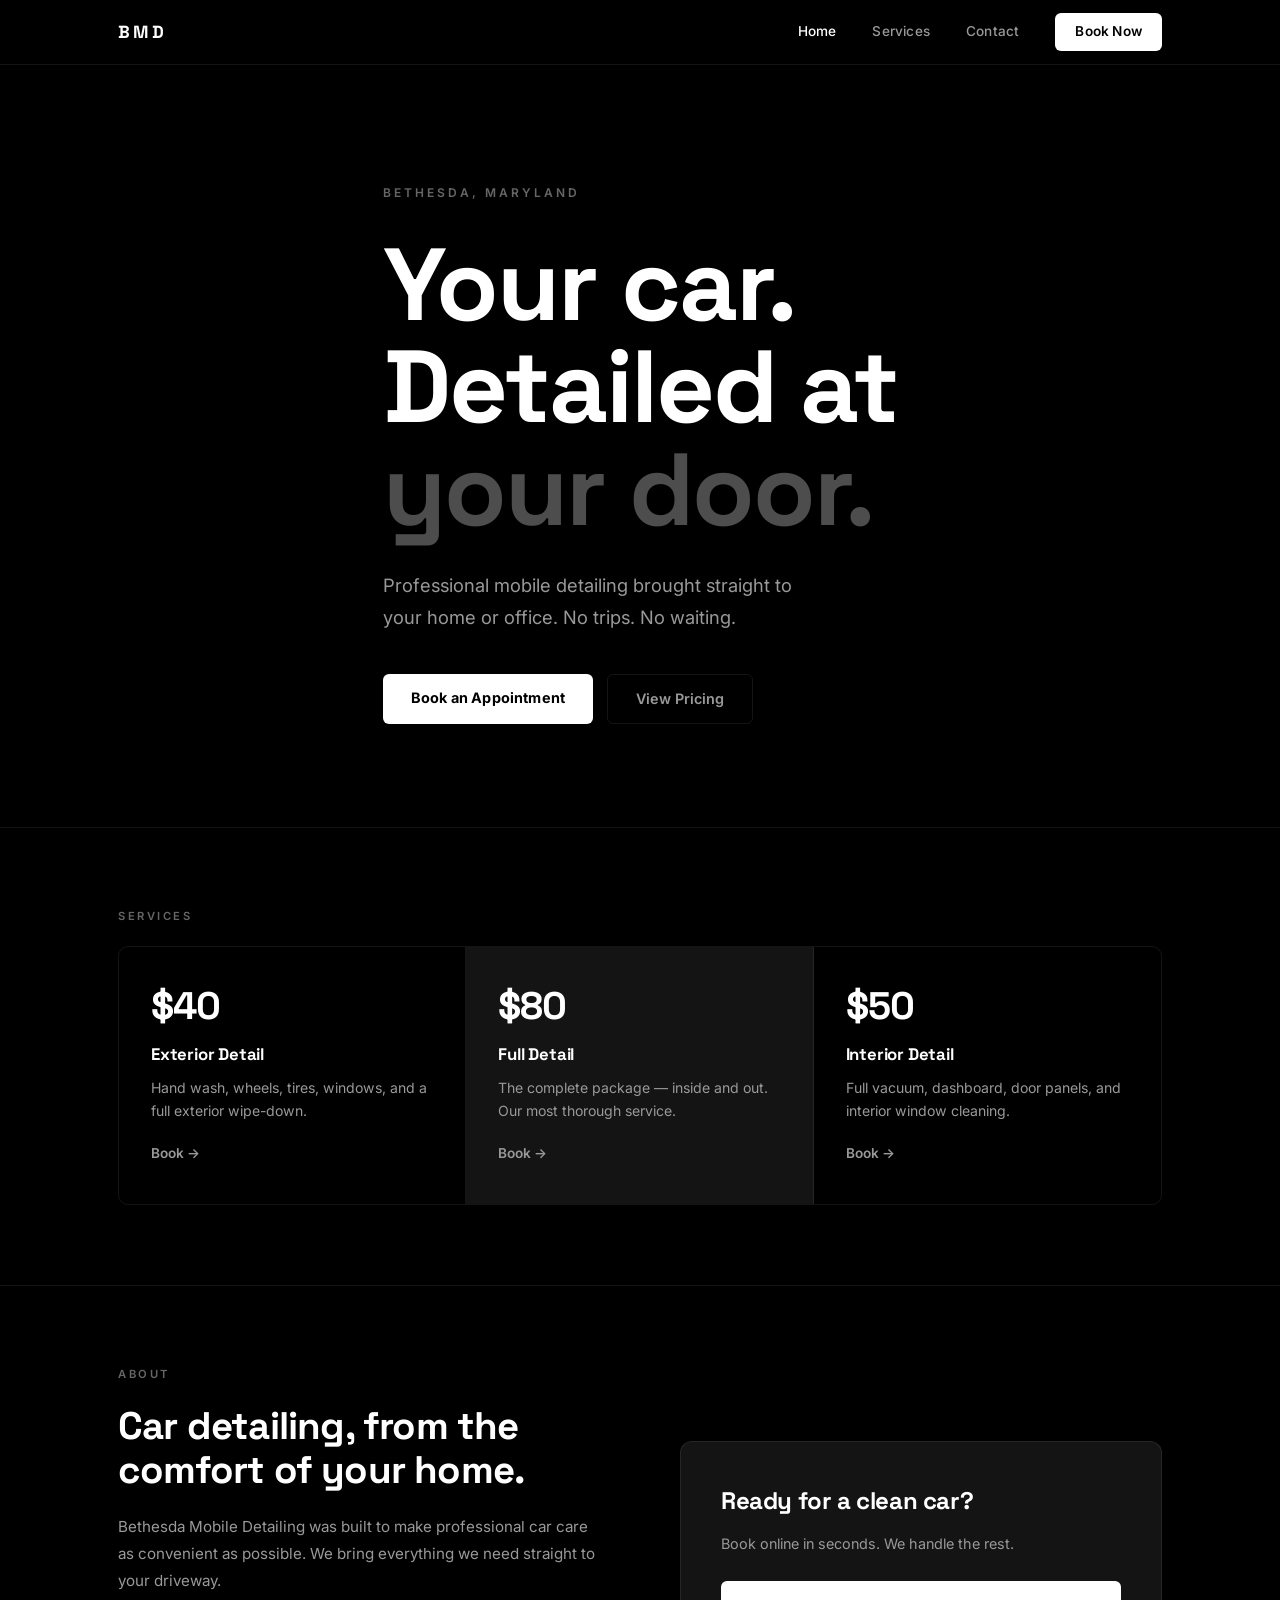
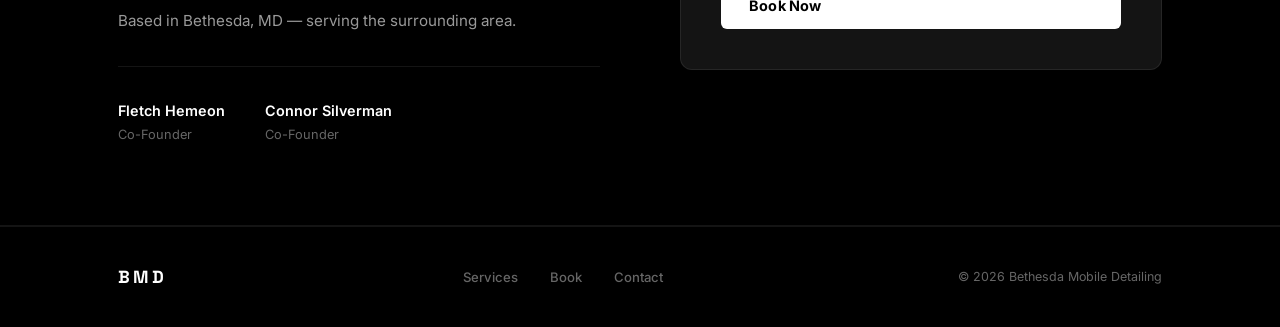
<file: index.html>
<!DOCTYPE html>
<html lang="en">
<head>
  <meta charset="UTF-8" />
  <meta name="viewport" content="width=device-width, initial-scale=1.0" />
  <title>Bethesda Mobile Detailing</title>
  <link rel="preconnect" href="https://fonts.googleapis.com" />
  <link href="https://fonts.googleapis.com/css2?family=Inter:wght@400;500;600;700&family=Space+Grotesk:wght@600;700&display=swap" rel="stylesheet" />
  <link rel="stylesheet" href="style.css" />
</head>
<body>

  <header class="nav">
    <div class="nav-inner">
      <a href="index.html" class="logo">BMD</a>
      <nav class="nav-links">
        <a href="index.html" class="active">Home</a>
        <a href="services.html">Services</a>
        <a href="contact.html">Contact</a>
        <a href="booking.html" class="nav-btn">Book Now</a>
      </nav>
      <button class="burger" id="burger"><span></span><span></span></button>
    </div>
    <div class="mobile-nav" id="mobile-nav">
      <a href="index.html">Home</a>
      <a href="services.html">Services</a>
      <a href="contact.html">Contact</a>
      <a href="booking.html">Book Now</a>
    </div>
  </header>

  <section class="hero">
    <div class="hero-inner">
      <p class="eyebrow">Bethesda, Maryland</p>
      <h1>Your car.<br/>Detailed at<br/><span class="dim">your door.</span></h1>
      <p class="hero-sub">Professional mobile detailing brought straight to your home or office. No trips. No waiting.</p>
      <div class="hero-btns">
        <a href="booking.html" class="btn-primary">Book an Appointment</a>
        <a href="services.html" class="btn-ghost">View Pricing</a>
      </div>
    </div>
  </section>

  <section class="snapshot">
    <div class="wrap">
      <span class="label">Services</span>
      <div class="snapshot-grid">
        <div class="snapshot-item">
          <span class="snap-price">$40</span>
          <h3>Exterior Detail</h3>
          <p>Hand wash, wheels, tires, windows, and a full exterior wipe-down.</p>
          <a href="booking.html?service=exterior">Book &rarr;</a>
        </div>
        <div class="snapshot-item snapshot-item--mid">
          <span class="snap-price">$80</span>
          <h3>Full Detail</h3>
          <p>The complete package &mdash; inside and out. Our most thorough service.</p>
          <a href="booking.html?service=full">Book &rarr;</a>
        </div>
        <div class="snapshot-item">
          <span class="snap-price">$50</span>
          <h3>Interior Detail</h3>
          <p>Full vacuum, dashboard, door panels, and interior window cleaning.</p>
          <a href="booking.html?service=interior">Book &rarr;</a>
        </div>
      </div>
    </div>
  </section>

  <section class="about">
    <div class="wrap about-grid">
      <div class="about-text">
        <span class="label">About</span>
        <h2>Car detailing, from the comfort of your home.</h2>
        <p>Bethesda Mobile Detailing was built to make professional car care as convenient as possible. We bring everything we need straight to your driveway.</p>
        <p>Based in Bethesda, MD &mdash; serving the surrounding area.</p>
        <div class="team">
          <div class="team-member"><strong>Fletch Hemeon</strong><span>Co-Founder</span></div>
          <div class="team-member"><strong>Connor Silverman</strong><span>Co-Founder</span></div>
        </div>
      </div>
      <div>
        <div class="cta-card">
          <h3>Ready for a clean car?</h3>
          <p>Book online in seconds. We handle the rest.</p>
          <a href="booking.html" class="btn-primary">Book Now</a>
        </div>
      </div>
    </div>
  </section>

  <footer class="footer">
    <div class="wrap footer-inner">
      <span class="logo">BMD</span>
      <div class="footer-links">
        <a href="services.html">Services</a>
        <a href="booking.html">Book</a>
        <a href="contact.html">Contact</a>
      </div>
      <span class="footer-copy">&copy; 2026 Bethesda Mobile Detailing</span>
    </div>
  </footer>

  <script src="nav.js"></script>
</body>
</html>
</file>
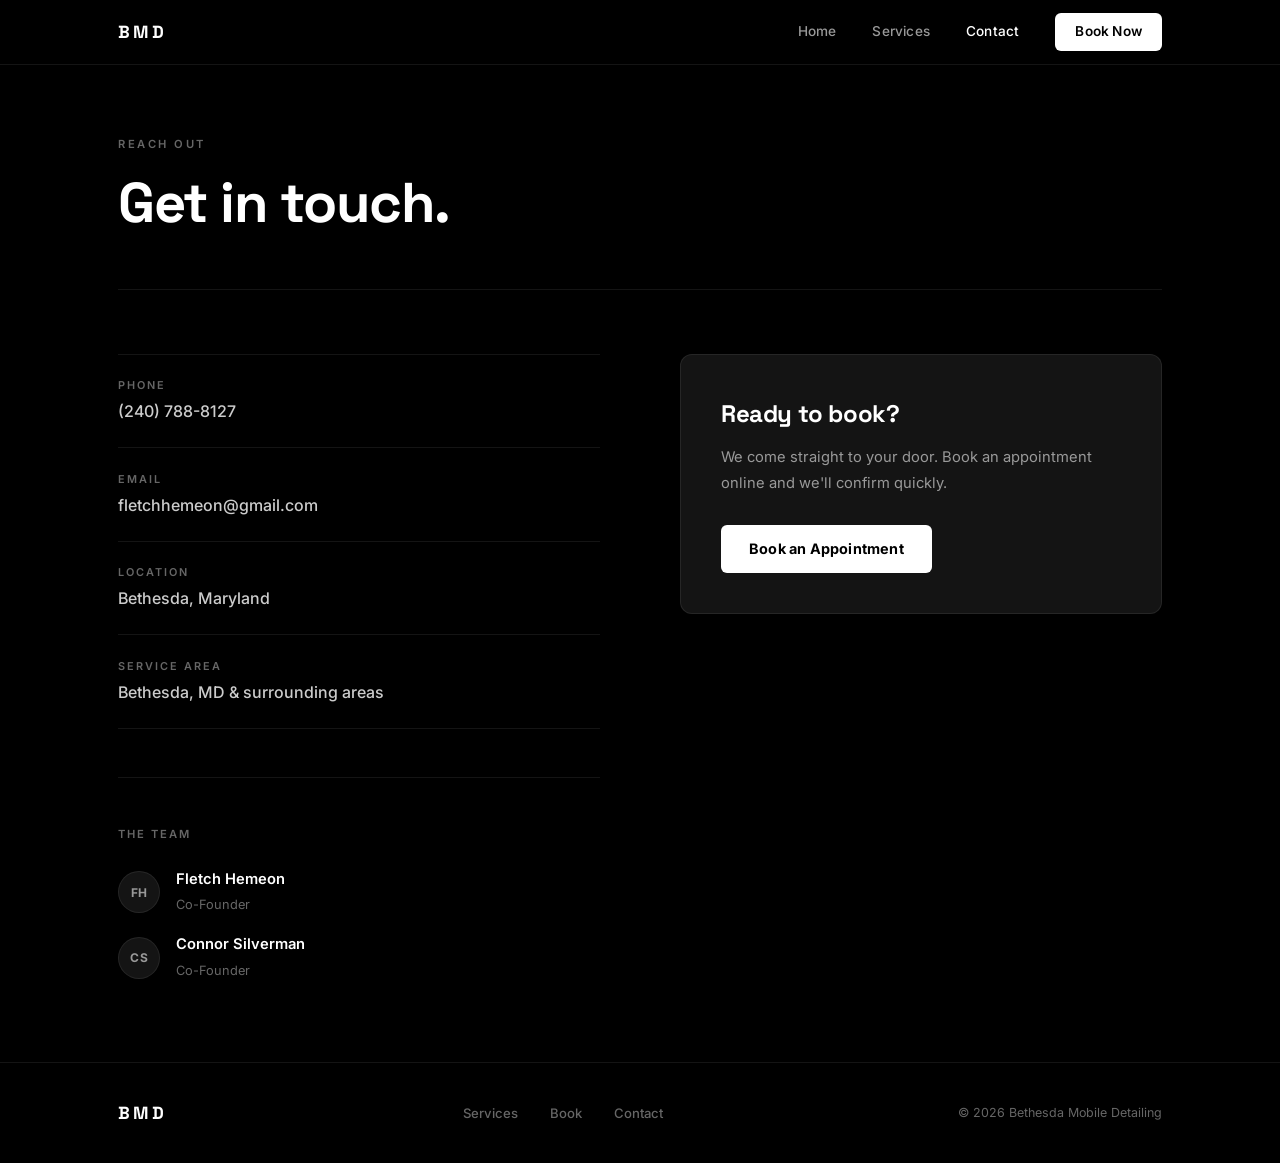
<file: contact.html>
<!DOCTYPE html>
<html lang="en">
<head>
  <meta charset="UTF-8" />
  <meta name="viewport" content="width=device-width, initial-scale=1.0" />
  <title>Contact &mdash; Bethesda Mobile Detailing</title>
  <link rel="preconnect" href="https://fonts.googleapis.com" />
  <link href="https://fonts.googleapis.com/css2?family=Inter:wght@400;500;600;700&family=Space+Grotesk:wght@600;700&display=swap" rel="stylesheet" />
  <link rel="stylesheet" href="style.css" />
</head>
<body>

  <header class="nav">
    <div class="nav-inner">
      <a href="index.html" class="logo">BMD</a>
      <nav class="nav-links">
        <a href="index.html">Home</a>
        <a href="services.html">Services</a>
        <a href="contact.html" class="active">Contact</a>
        <a href="booking.html" class="nav-btn">Book Now</a>
      </nav>
      <button class="burger" id="burger"><span></span><span></span></button>
    </div>
    <div class="mobile-nav" id="mobile-nav">
      <a href="index.html">Home</a>
      <a href="services.html">Services</a>
      <a href="contact.html">Contact</a>
      <a href="booking.html">Book Now</a>
    </div>
  </header>

  <div class="page">
    <div class="wrap">
      <div class="page-header">
        <span class="label">Reach out</span>
        <h1>Get in touch.</h1>
      </div>

      <div class="contact-layout">

        <div>
          <div class="contact-rows">
            <div class="contact-row">
              <span class="contact-lbl">Phone</span>
              <a href="tel:+12407888127" class="contact-val">(240) 788-8127</a>
            </div>
            <div class="contact-row">
              <span class="contact-lbl">Email</span>
              <a href="mailto:fletchhemeon@gmail.com" class="contact-val">fletchhemeon@gmail.com</a>
            </div>
            <div class="contact-row">
              <span class="contact-lbl">Location</span>
              <span class="contact-val">Bethesda, Maryland</span>
            </div>
            <div class="contact-row">
              <span class="contact-lbl">Service Area</span>
              <span class="contact-val">Bethesda, MD &amp; surrounding areas</span>
            </div>
          </div>

          <span class="contact-team-head">The Team</span>
          <div class="team-cards">
            <div class="team-card">
              <div class="initials">FH</div>
              <div><strong>Fletch Hemeon</strong><span>Co-Founder</span></div>
            </div>
            <div class="team-card">
              <div class="initials">CS</div>
              <div><strong>Connor Silverman</strong><span>Co-Founder</span></div>
            </div>
          </div>
        </div>

        <div>
          <div class="dark-card">
            <h3>Ready to book?</h3>
            <p>We come straight to your door. Book an appointment online and we'll confirm quickly.</p>
            <a href="booking.html" class="btn-primary">Book an Appointment</a>
          </div>
        </div>

      </div>
    </div>
  </div>

  <footer class="footer">
    <div class="wrap footer-inner">
      <span class="logo">BMD</span>
      <div class="footer-links">
        <a href="services.html">Services</a>
        <a href="booking.html">Book</a>
        <a href="contact.html">Contact</a>
      </div>
      <span class="footer-copy">&copy; 2026 Bethesda Mobile Detailing</span>
    </div>
  </footer>

  <script src="nav.js"></script>
</body>
</html>
</file>
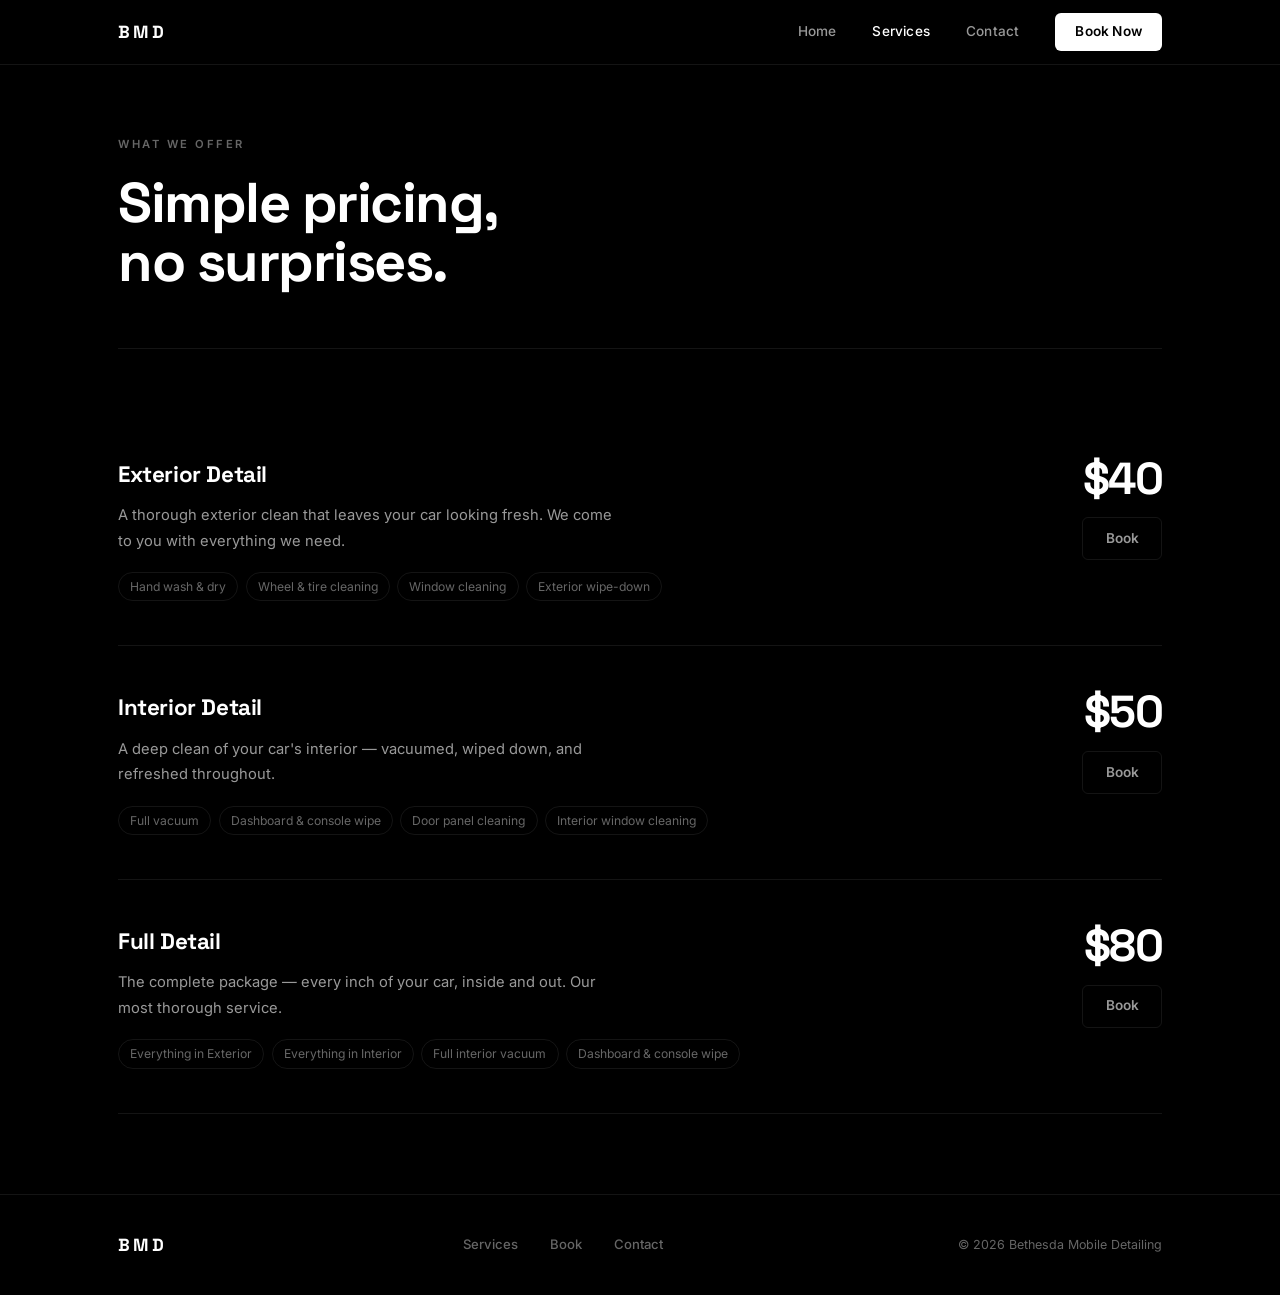
<file: services.html>
<!DOCTYPE html>
<html lang="en">
<head>
  <meta charset="UTF-8" />
  <meta name="viewport" content="width=device-width, initial-scale=1.0" />
  <title>Services &mdash; Bethesda Mobile Detailing</title>
  <link rel="preconnect" href="https://fonts.googleapis.com" />
  <link href="https://fonts.googleapis.com/css2?family=Inter:wght@400;500;600;700&family=Space+Grotesk:wght@600;700&display=swap" rel="stylesheet" />
  <link rel="stylesheet" href="style.css" />
</head>
<body>

  <header class="nav">
    <div class="nav-inner">
      <a href="index.html" class="logo">BMD</a>
      <nav class="nav-links">
        <a href="index.html">Home</a>
        <a href="services.html" class="active">Services</a>
        <a href="contact.html">Contact</a>
        <a href="booking.html" class="nav-btn">Book Now</a>
      </nav>
      <button class="burger" id="burger"><span></span><span></span></button>
    </div>
    <div class="mobile-nav" id="mobile-nav">
      <a href="index.html">Home</a>
      <a href="services.html">Services</a>
      <a href="contact.html">Contact</a>
      <a href="booking.html">Book Now</a>
    </div>
  </header>

  <div class="page">
    <div class="wrap">
      <div class="page-header">
        <span class="label">What we offer</span>
        <h1>Simple pricing,<br/>no surprises.</h1>
      </div>

      <div class="svc-list">

        <div class="svc-row">
          <div class="svc-info">
            <h2>Exterior Detail</h2>
            <p>A thorough exterior clean that leaves your car looking fresh. We come to you with everything we need.</p>
            <div class="tags">
              <span>Hand wash &amp; dry</span>
              <span>Wheel &amp; tire cleaning</span>
              <span>Window cleaning</span>
              <span>Exterior wipe-down</span>
            </div>
          </div>
          <div class="svc-right">
            <span class="svc-price">$40</span>
            <a href="booking.html?service=exterior" class="btn-outline">Book</a>
          </div>
        </div>

        <div class="svc-row">
          <div class="svc-info">
            <h2>Interior Detail</h2>
            <p>A deep clean of your car's interior &mdash; vacuumed, wiped down, and refreshed throughout.</p>
            <div class="tags">
              <span>Full vacuum</span>
              <span>Dashboard &amp; console wipe</span>
              <span>Door panel cleaning</span>
              <span>Interior window cleaning</span>
            </div>
          </div>
          <div class="svc-right">
            <span class="svc-price">$50</span>
            <a href="booking.html?service=interior" class="btn-outline">Book</a>
          </div>
        </div>

        <div class="svc-row">
          <div class="svc-info">
            <h2>Full Detail</h2>
            <p>The complete package &mdash; every inch of your car, inside and out. Our most thorough service.</p>
            <div class="tags">
              <span>Everything in Exterior</span>
              <span>Everything in Interior</span>
              <span>Full interior vacuum</span>
              <span>Dashboard &amp; console wipe</span>
            </div>
          </div>
          <div class="svc-right">
            <span class="svc-price">$80</span>
            <a href="booking.html?service=full" class="btn-outline">Book</a>
          </div>
        </div>

      </div>
    </div>
  </div>

  <footer class="footer">
    <div class="wrap footer-inner">
      <span class="logo">BMD</span>
      <div class="footer-links">
        <a href="services.html">Services</a>
        <a href="booking.html">Book</a>
        <a href="contact.html">Contact</a>
      </div>
      <span class="footer-copy">&copy; 2026 Bethesda Mobile Detailing</span>
    </div>
  </footer>

  <script src="nav.js"></script>
</body>
</html>
</file>
<file: style.css>
/* ── RESET ── */
*, *::before, *::after { box-sizing: border-box; margin: 0; padding: 0; }

:root {
  --black:  #000;
  --dark:   #0d0d0d;
  --dark2:  #141414;
  --dark3:  #1c1c1c;
  --line:   rgba(255,255,255,0.08);
  --muted:  #666;
  --mid:    #999;
  --white:  #fff;
  --blue:   #4a9eff;
  --nav-h:  64px;
  --max:    1100px;
  --r:      6px;
}

html { scroll-behavior: smooth; font-size: 16px; }

body {
  background: var(--black);
  color: var(--white);
  font-family: 'Inter', system-ui, sans-serif;
  font-weight: 400;
  line-height: 1.6;
  -webkit-font-smoothing: antialiased;
  overflow-x: hidden;
}

a { text-decoration: none; color: inherit; }
ul { list-style: none; }
img { max-width: 100%; }

/* ── UTILS ── */
.wrap {
  max-width: var(--max);
  margin: 0 auto;
  padding: 0 1.75rem;
}

.label {
  font-size: 0.7rem;
  font-weight: 600;
  letter-spacing: 2.5px;
  text-transform: uppercase;
  color: var(--muted);
  margin-bottom: 1.25rem;
  display: block;
}

/* ── NAV ── */
.nav {
  position: fixed;
  top: 0; left: 0; right: 0;
  z-index: 100;
  background: rgba(0,0,0,0.9);
  backdrop-filter: blur(16px);
  -webkit-backdrop-filter: blur(16px);
  border-bottom: 1px solid var(--line);
}

.nav-inner {
  max-width: var(--max);
  margin: 0 auto;
  padding: 0 1.75rem;
  height: var(--nav-h);
  display: flex;
  align-items: center;
  justify-content: space-between;
}

.logo {
  font-family: 'Space Grotesk', sans-serif;
  font-weight: 700;
  font-size: 1.1rem;
  letter-spacing: 3px;
  color: var(--white);
}

.nav-links {
  display: flex;
  align-items: center;
  gap: 2.25rem;
}

.nav-links a {
  font-size: 0.85rem;
  font-weight: 500;
  color: var(--mid);
  transition: color 0.2s;
  letter-spacing: 0.2px;
}
.nav-links a:hover,
.nav-links a.active { color: var(--white); }

.nav-btn {
  background: var(--white) !important;
  color: var(--black) !important;
  padding: 0.5rem 1.25rem;
  border-radius: var(--r);
  font-weight: 600 !important;
  transition: opacity 0.2s !important;
}
.nav-btn:hover { opacity: 0.85; }

.burger {
  display: none;
  flex-direction: column;
  gap: 5px;
  background: none;
  border: none;
  cursor: pointer;
  padding: 4px;
}
.burger span {
  display: block;
  width: 22px;
  height: 1.5px;
  background: var(--white);
  transition: all 0.3s;
}
.burger.open span:first-child { transform: translateY(3.25px) rotate(45deg); }
.burger.open span:last-child  { transform: translateY(-3.25px) rotate(-45deg); }

.mobile-nav {
  display: none;
  flex-direction: column;
  border-top: 1px solid var(--line);
}
.mobile-nav.open { display: flex; }
.mobile-nav a {
  padding: 0.9rem 1.75rem;
  font-size: 0.95rem;
  color: var(--mid);
  border-bottom: 1px solid var(--line);
  transition: color 0.2s;
}
.mobile-nav a:hover { color: var(--white); }
.mobile-nav a:last-child {
  color: var(--white);
  font-weight: 600;
}

/* ── BUTTONS ── */
.btn-primary {
  display: inline-block;
  background: var(--white);
  color: var(--black);
  font-size: 0.9rem;
  font-weight: 700;
  padding: 0.8rem 1.75rem;
  border-radius: var(--r);
  transition: opacity 0.2s;
  letter-spacing: 0.2px;
}
.btn-primary:hover { opacity: 0.85; }

.btn-ghost {
  display: inline-block;
  background: transparent;
  color: var(--mid);
  font-size: 0.9rem;
  font-weight: 600;
  padding: 0.8rem 1.75rem;
  border-radius: var(--r);
  border: 1px solid var(--line);
  transition: border-color 0.2s, color 0.2s;
}
.btn-ghost:hover { border-color: rgba(255,255,255,0.3); color: var(--white); }

/* ══════════════════════════════════════
   HOME — HERO
══════════════════════════════════════ */
.hero {
  padding-top: var(--nav-h);
  min-height: 92vh;
  display: flex;
  align-items: center;
  border-bottom: 1px solid var(--line);
}

.hero-inner {
  max-width: var(--max);
  margin: 0 auto;
  padding: 5rem 1.75rem 4rem;
}

.eyebrow {
  font-size: 0.75rem;
  font-weight: 600;
  letter-spacing: 3px;
  text-transform: uppercase;
  color: var(--muted);
  margin-bottom: 2rem;
}

.hero-inner h1 {
  font-family: 'Space Grotesk', sans-serif;
  font-size: clamp(3rem, 8vw, 6.5rem);
  font-weight: 700;
  line-height: 1.0;
  letter-spacing: -2px;
  margin-bottom: 1.75rem;
}

.hero-inner h1 .dim { color: rgba(255,255,255,0.3); }

.hero-sub {
  font-size: clamp(1rem, 1.5vw, 1.15rem);
  color: var(--mid);
  max-width: 440px;
  line-height: 1.75;
  margin-bottom: 2.5rem;
}

.hero-btns {
  display: flex;
  gap: 0.875rem;
  flex-wrap: wrap;
}

/* ══════════════════════════════════════
   HOME — SNAPSHOT
══════════════════════════════════════ */
.snapshot {
  padding: 5rem 0;
  border-bottom: 1px solid var(--line);
}

.snapshot-grid {
  display: grid;
  grid-template-columns: repeat(3, 1fr);
  border: 1px solid var(--line);
  border-radius: 10px;
  overflow: hidden;
}

.snapshot-item {
  padding: 2.5rem 2rem;
  border-right: 1px solid var(--line);
  display: flex;
  flex-direction: column;
  gap: 0.5rem;
  transition: background 0.2s;
}
.snapshot-item:hover { background: var(--dark2); }
.snapshot-item:last-child { border-right: none; }

.snapshot-item--mid {
  background: var(--dark2);
}

.snap-price {
  font-family: 'Space Grotesk', sans-serif;
  font-size: 2.4rem;
  font-weight: 700;
  letter-spacing: -1px;
  line-height: 1;
  margin-bottom: 0.5rem;
}

.snapshot-item h3 {
  font-family: 'Space Grotesk', sans-serif;
  font-size: 1.05rem;
  font-weight: 700;
  letter-spacing: -0.2px;
}

.snapshot-item p {
  font-size: 0.88rem;
  color: var(--mid);
  line-height: 1.65;
  flex: 1;
}

.snapshot-item a {
  font-size: 0.85rem;
  font-weight: 600;
  color: var(--mid);
  margin-top: 0.75rem;
  transition: color 0.2s;
}
.snapshot-item a:hover { color: var(--white); }

/* ══════════════════════════════════════
   HOME — ABOUT
══════════════════════════════════════ */
.about {
  padding: 5rem 0;
  border-bottom: 1px solid var(--line);
}

.about-grid {
  display: grid;
  grid-template-columns: 1fr 1fr;
  gap: 5rem;
  align-items: center;
}

.about-text h2 {
  font-family: 'Space Grotesk', sans-serif;
  font-size: clamp(1.6rem, 3vw, 2.4rem);
  font-weight: 700;
  letter-spacing: -0.8px;
  line-height: 1.15;
  margin-bottom: 1.25rem;
}

.about-text p {
  font-size: 0.95rem;
  color: var(--mid);
  line-height: 1.8;
  margin-bottom: 0.75rem;
}

.team {
  display: flex;
  gap: 2.5rem;
  margin-top: 2rem;
  padding-top: 2rem;
  border-top: 1px solid var(--line);
}

.team-member {
  display: flex;
  flex-direction: column;
  gap: 0.15rem;
}
.team-member strong { font-size: 0.9rem; font-weight: 600; }
.team-member span   { font-size: 0.8rem; color: var(--muted); }

.cta-card {
  background: var(--dark2);
  border: 1px solid var(--line);
  border-radius: 12px;
  padding: 2.5rem;
  display: flex;
  flex-direction: column;
  gap: 0.75rem;
}

.cta-card h3 {
  font-family: 'Space Grotesk', sans-serif;
  font-size: 1.5rem;
  font-weight: 700;
  letter-spacing: -0.4px;
}

.cta-card p {
  font-size: 0.9rem;
  color: var(--mid);
  line-height: 1.7;
  margin-bottom: 0.75rem;
}

/* ══════════════════════════════════════
   INNER PAGE SHELL
══════════════════════════════════════ */
.page {
  padding-top: var(--nav-h);
  min-height: 100svh;
}

.page-header {
  padding: 4.5rem 0 3.5rem;
  border-bottom: 1px solid var(--line);
  margin-bottom: 4rem;
}

.page-header h1 {
  font-family: 'Space Grotesk', sans-serif;
  font-size: clamp(2rem, 5vw, 3.5rem);
  font-weight: 700;
  letter-spacing: -1.5px;
  line-height: 1.05;
  margin-top: 0.75rem;
}

/* ══════════════════════════════════════
   SERVICES PAGE
══════════════════════════════════════ */
.svc-list { padding-bottom: 5rem; }

.svc-row {
  display: grid;
  grid-template-columns: 1fr auto;
  align-items: start;
  gap: 2rem;
  padding: 2.75rem 0;
  border-bottom: 1px solid var(--line);
}

.svc-info h2 {
  font-family: 'Space Grotesk', sans-serif;
  font-size: 1.4rem;
  font-weight: 700;
  letter-spacing: -0.4px;
  margin-bottom: 0.65rem;
}

.svc-info p {
  font-size: 0.92rem;
  color: var(--mid);
  max-width: 500px;
  line-height: 1.75;
  margin-bottom: 1.1rem;
}

.tags {
  display: flex;
  flex-wrap: wrap;
  gap: 0.45rem;
}
.tags span {
  font-size: 0.76rem;
  color: rgba(255,255,255,0.4);
  border: 1px solid var(--line);
  padding: 0.25rem 0.7rem;
  border-radius: 100px;
}

.svc-right {
  display: flex;
  flex-direction: column;
  align-items: flex-end;
  gap: 1rem;
  flex-shrink: 0;
}

.svc-price {
  font-family: 'Space Grotesk', sans-serif;
  font-size: 2.8rem;
  font-weight: 700;
  letter-spacing: -1.5px;
  line-height: 1;
}

.btn-outline {
  display: inline-block;
  padding: 0.6rem 1.4rem;
  border: 1px solid var(--line);
  border-radius: var(--r);
  font-size: 0.85rem;
  font-weight: 600;
  color: var(--mid);
  transition: border-color 0.2s, color 0.2s;
  white-space: nowrap;
}
.btn-outline:hover { border-color: rgba(255,255,255,0.4); color: var(--white); }

/* ══════════════════════════════════════
   BOOKING PAGE
══════════════════════════════════════ */
.booking-layout {
  display: grid;
  grid-template-columns: 260px 1fr;
  gap: 5rem;
  padding-bottom: 5rem;
  align-items: start;
}

.book-aside p {
  font-size: 0.9rem;
  color: var(--mid);
  line-height: 1.8;
  margin-bottom: 2.5rem;
}

.aside-list { display: flex; flex-direction: column; }

.aside-item {
  padding: 1.1rem 0;
  border-top: 1px solid var(--line);
  display: flex;
  flex-direction: column;
  gap: 0.25rem;
}
.aside-item:last-child { border-bottom: 1px solid var(--line); }

.aside-label {
  font-size: 0.68rem;
  font-weight: 600;
  letter-spacing: 2px;
  text-transform: uppercase;
  color: var(--muted);
}

.aside-item span,
.aside-item a {
  font-size: 0.88rem;
  font-weight: 500;
  color: rgba(255,255,255,0.7);
}
.aside-item a:hover { color: var(--white); }

/* Form */
#booking-form .row {
  display: grid;
  grid-template-columns: 1fr 1fr;
  gap: 1rem;
}

#booking-form .field {
  display: flex;
  flex-direction: column;
  margin-bottom: 1rem;
}

#booking-form label {
  font-size: 0.7rem;
  font-weight: 600;
  letter-spacing: 1.5px;
  text-transform: uppercase;
  color: rgba(255,255,255,0.35);
  margin-bottom: 0.45rem;
}

.opt {
  font-weight: 400;
  text-transform: none;
  letter-spacing: 0;
  color: var(--muted);
}

#booking-form input,
#booking-form select,
#booking-form textarea {
  background: var(--dark2);
  border: 1px solid rgba(255,255,255,0.1);
  border-radius: var(--r);
  color: var(--white);
  font-family: 'Inter', sans-serif;
  font-size: 0.93rem;
  padding: 0.75rem 0.9rem;
  outline: none;
  appearance: none;
  transition: border-color 0.2s;
}
#booking-form input::placeholder,
#booking-form textarea::placeholder { color: rgba(255,255,255,0.18); }
#booking-form input:focus,
#booking-form select:focus,
#booking-form textarea:focus { border-color: rgba(255,255,255,0.3); }
#booking-form input.err,
#booking-form select.err,
#booking-form textarea.err { border-color: #e05050; }
#booking-form input[type="date"],
#booking-form input[type="time"] { color-scheme: dark; }

#booking-form select {
  background-image: url("data:image/svg+xml,%3Csvg xmlns='http://www.w3.org/2000/svg' width='16' height='16' viewBox='0 0 24 24'%3E%3Cpath fill='%23888' d='M7 10l5 5 5-5z'/%3E%3C/svg%3E");
  background-repeat: no-repeat;
  background-position: right 10px center;
  padding-right: 2.5rem;
  cursor: pointer;
}

#booking-form textarea { resize: vertical; min-height: 100px; }

#submit-btn {
  width: 100%;
  margin-top: 0.5rem;
  padding: 0.9rem;
  background: var(--white);
  color: var(--black);
  font-family: 'Inter', sans-serif;
  font-size: 0.92rem;
  font-weight: 700;
  border: none;
  border-radius: var(--r);
  cursor: pointer;
  display: flex;
  align-items: center;
  justify-content: center;
  gap: 0.5rem;
  transition: opacity 0.2s;
  letter-spacing: 0.2px;
}
#submit-btn:hover { opacity: 0.85; }
#submit-btn:disabled { opacity: 0.5; cursor: not-allowed; }

.spinner {
  width: 15px; height: 15px;
  border: 2px solid rgba(0,0,0,0.2);
  border-top-color: var(--black);
  border-radius: 50%;
  animation: spin 0.65s linear infinite;
  display: none;
}
.spinner.show { display: inline-block; }
@keyframes spin { to { transform: rotate(360deg); } }

.form-msg {
  margin-top: 1rem;
  padding: 0.85rem 1rem;
  border-radius: var(--r);
  font-size: 0.88rem;
  font-weight: 500;
  display: none;
}
.form-msg.success { background: rgba(40,180,100,0.1); color: #4dcc88; border: 1px solid rgba(40,180,100,0.2); }
.form-msg.error   { background: rgba(220,60,60,0.1);  color: #e07070; border: 1px solid rgba(220,60,60,0.2); }

/* ══════════════════════════════════════
   CONTACT PAGE
══════════════════════════════════════ */
.contact-layout {
  display: grid;
  grid-template-columns: 1fr 1fr;
  gap: 5rem;
  padding-bottom: 5rem;
  align-items: start;
}

.contact-rows { display: flex; flex-direction: column; }

.contact-row {
  display: flex;
  flex-direction: column;
  gap: 0.3rem;
  padding: 1.4rem 0;
  border-top: 1px solid var(--line);
}
.contact-row:last-child { border-bottom: 1px solid var(--line); }

.contact-lbl {
  font-size: 0.68rem;
  font-weight: 600;
  letter-spacing: 2px;
  text-transform: uppercase;
  color: var(--muted);
}

.contact-val {
  font-size: 1rem;
  font-weight: 500;
  color: rgba(255,255,255,0.8);
  display: block;
}
a.contact-val:hover { color: var(--white); }
.contact-val.dim { color: var(--mid); font-size: 0.93rem; }

.contact-team-head {
  font-size: 0.7rem;
  font-weight: 600;
  letter-spacing: 2px;
  text-transform: uppercase;
  color: var(--muted);
  margin: 3rem 0 1.5rem;
  padding-top: 3rem;
  border-top: 1px solid var(--line);
  display: block;
}

.team-cards { display: flex; flex-direction: column; gap: 1rem; }

.team-card {
  display: flex;
  align-items: center;
  gap: 1rem;
}

.initials {
  width: 42px; height: 42px;
  border-radius: 50%;
  background: var(--dark2);
  border: 1px solid var(--line);
  display: flex;
  align-items: center;
  justify-content: center;
  font-size: 0.75rem;
  font-weight: 700;
  color: var(--mid);
  flex-shrink: 0;
  letter-spacing: 0.5px;
}

.team-card strong { display: block; font-size: 0.92rem; font-weight: 600; }
.team-card span   { font-size: 0.8rem; color: var(--muted); }

.dark-card {
  background: var(--dark2);
  border: 1px solid var(--line);
  border-radius: 12px;
  padding: 2.5rem;
}
.dark-card h3 {
  font-family: 'Space Grotesk', sans-serif;
  font-size: 1.5rem;
  font-weight: 700;
  letter-spacing: -0.4px;
  margin-bottom: 0.75rem;
}
.dark-card p {
  font-size: 0.92rem;
  color: var(--mid);
  line-height: 1.75;
  margin-bottom: 1.75rem;
}

/* ══════════════════════════════════════
   FOOTER
══════════════════════════════════════ */
.footer {
  border-top: 1px solid var(--line);
  padding: 2.25rem 0;
}

.footer-inner {
  display: flex;
  align-items: center;
  justify-content: space-between;
  flex-wrap: wrap;
  gap: 1rem;
}

.footer-links {
  display: flex;
  gap: 2rem;
}
.footer-links a {
  font-size: 0.82rem;
  color: var(--muted);
  font-weight: 500;
  transition: color 0.2s;
}
.footer-links a:hover { color: var(--white); }

.footer-copy { font-size: 0.78rem; color: var(--muted); }

/* ══════════════════════════════════════
   RESPONSIVE
══════════════════════════════════════ */
@media (max-width: 820px) {
  .nav-links { display: none; }
  .burger    { display: flex; }

  .snapshot-grid  { grid-template-columns: 1fr; }
  .snapshot-item  { border-right: none; border-bottom: 1px solid var(--line); }
  .snapshot-item:last-child { border-bottom: none; }

  .about-grid     { grid-template-columns: 1fr; gap: 3rem; }
  .booking-layout { grid-template-columns: 1fr; gap: 3rem; }
  .contact-layout { grid-template-columns: 1fr; gap: 2.5rem; }

  .svc-row { grid-template-columns: 1fr; }
  .svc-right { align-items: flex-start; flex-direction: row; align-items: center; }

  #booking-form .row { grid-template-columns: 1fr; }

  .footer-inner { flex-direction: column; align-items: flex-start; gap: 0.75rem; }
}
</file>
